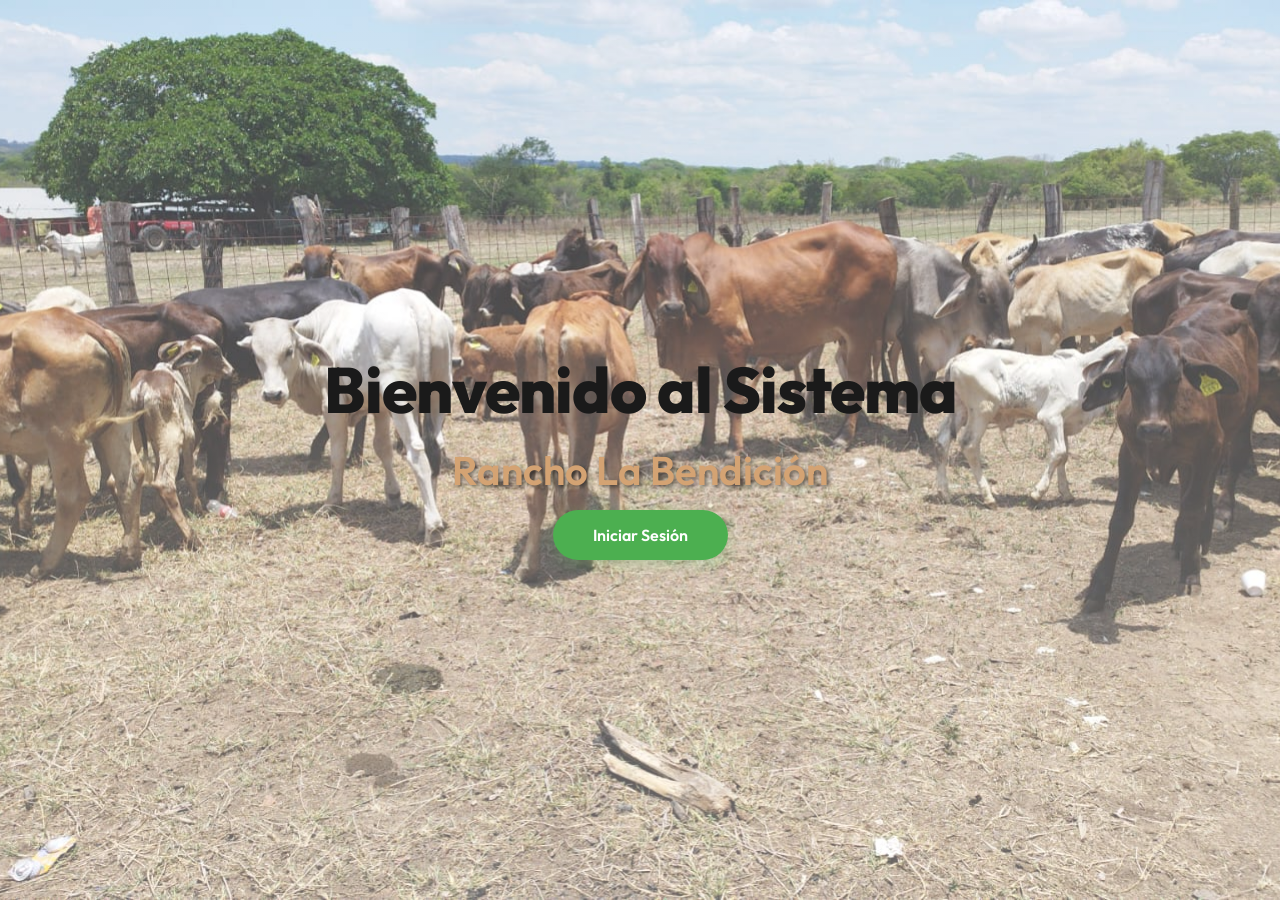
<file: src/main/resources/static/index.html>
<!DOCTYPE html>
<html lang="es">
<head>
    <meta charset="UTF-8">
    <meta name="viewport" content="width=device-width, initial-scale=1.0">
    <title>Sistema Ganadero | Bienvenido</title>
    <link rel="stylesheet" href="css/style.css">
</head>
<body>

    <main>
        <section class="hero">
            <div class="hero-content">
                <h1>Bienvenido al Sistema</h1>
                <h2 style="font-size: 2.5rem; color: var(--accent); margin-top: 10px; font-weight: 600; text-shadow: 2px 2px 4px rgba(0,0,0,0.5);">Rancho La Bendición</h2>
                <div class="hero-btns" style="margin-top: 30px;">
                    <a href="#" class="btn-primary" id="openLogin">Iniciar Sesión</a>
                </div>
            </div>
        </section>
    </main>

    <!-- Modal de Login -->
    <div id="loginModal" class="modal">
        <div class="modal-content glass">
            <span class="close-modal">&times;</span>
            <div class="login-header">
                <h2>Iniciar Sesión</h2>
                <p>Ingrese sus credenciales para acceder</p>
            </div>
            <form action="/login" method="POST" class="login-form">


                <div class="form-group">
                    <label for="username">Usuario</label>
                    <div class="input-container">
                        <i class="fas fa-user"></i>
                        <input type="text" id="username" name="username" placeholder="Nombre de usuario" required>
                    </div>
                </div>
                <div class="form-group">
                    <label for="password">Contraseña</label>
                    <div class="input-container">
                        <i class="fas fa-lock"></i>
                        <input type="password" id="password" name="password" placeholder="••••••••" required>
                        <i class="fas fa-eye toggle-password" id="togglePassword"></i>
                    </div>
                </div>
                
                <div class="form-footer">
                    <label class="remember-me">
                        <input type="checkbox" name="remember-me"> Recordarme
                    </label>
                    <a href="#" class="forgot-password" id="openForgot">¿Olvidó su contraseña?</a>
                </div>

                <button type="submit" class="btn-primary btn-block">Entrar al Sistema</button>
                <p style="text-align: center; margin-top: 20px; font-size: 0.9rem; color: #666;">
                    ¿No tiene cuenta? <a href="#" id="openRegister" style="color: var(--primary-light); font-weight: 600; text-decoration: none;">Crear cuenta de Admin</a>
                </p>
            </form>
        </div>
    </div>

    <!-- Modal de Olvido de Contraseña -->
    <div id="forgotModal" class="modal">
        <div class="modal-content glass" style="max-width: 450px;">
            <span class="close-modal" id="closeForgot">&times;</span>
            <div class="login-header">
                <h2>Recuperar Contraseña</h2>
                <p>Ingrese su correo para recibir un enlace de recuperación</p>
            </div>
            <form id="forgotForm" class="login-form">
                <div class="form-group">
                    <label for="forgotEmail">Correo Electrónico</label>
                    <div class="input-container">
                        <i class="fas fa-envelope"></i>
                        <input type="email" id="forgotEmail" name="email" placeholder="su-correo@ejemplo.com" required>
                    </div>
                </div>
                <button type="submit" class="btn-primary btn-block" id="btnForgot">Enviar Enlace</button>
                <p id="forgotMessage" style="text-align: center; margin-top: 15px; font-size: 0.9rem;"></p>
            </form>
        </div>
    </div>

    <!-- Modal de Registro de Administrador -->
    <div id="registerModal" class="modal">
        <div class="modal-content glass" style="max-width: 500px;">
            <span class="close-modal" id="closeRegister">&times;</span>
            <div class="login-header">
                <h2>Nuevo Administrador</h2>
                <p>Configure su cuenta para gestionar el sistema</p>
            </div>
            <form action="/registrar" method="POST" class="login-form">

                <div class="form-group">
                    <label for="regName">Nombre Completo</label>
                    <div class="input-container">
                        <i class="fas fa-id-badge"></i>
                        <input type="text" id="regName" name="nombreCompleto" placeholder="Juan Pérez" required>

                    </div>
                </div>
                <div class="form-group">
                    <label for="regEmail">Correo Electrónico</label>
                    <div class="input-container">
                        <i class="fas fa-envelope"></i>
                        <input type="email" id="regEmail" name="email" placeholder="admin@sistema.com" required>
                    </div>
                </div>
                <div class="form-group">
                    <label for="regUser">Usuario</label>
                    <div class="input-container">
                        <i class="fas fa-user"></i>
                        <input type="text" id="regUser" name="username" placeholder="admin_pro" required>
                    </div>
                </div>
                <div class="form-row">
                    <div class="form-group">
                        <label for="regPass">Contraseña</label>
                        <div class="input-container">
                            <i class="fas fa-lock"></i>
                            <input type="password" id="regPass" name="password" placeholder="••••••••" required>
                            <i class="fas fa-eye toggle-password" id="toggleRegPass"></i>
                        </div>
                    </div>
                    <div class="form-group">
                        <label for="regPassConfirm">Confirmar</label>
                        <div class="input-container">
                            <i class="fas fa-check-double"></i>
                            <input type="password" id="regPassConfirm" name="passwordConfirm" placeholder="••••••••" required>
                            <i class="fas fa-eye toggle-password" id="toggleRegPassConfirm"></i>
                        </div>
                    </div>
                </div>
                <div id="passwordMatchMessage" style="font-size: 0.8rem; margin-bottom: 15px; display: none;"></div>
                <button type="submit" class="btn-primary btn-block" id="btnRegister">Crear Cuenta Admin</button>

            </form>
        </div>
    </div>

    <!-- Font Awesome para los iconos del modal -->
    <link rel="stylesheet" href="https://cdnjs.cloudflare.com/ajax/libs/font-awesome/6.4.0/css/all.min.css">
    <!-- Notificación Toast Personalizada -->
    <div id="toastNotification" class="toast">
        <button class="toast-close" onclick="this.parentElement.classList.remove('active')">&times;</button>
        <div class="toast-content">
            <i class="fas fa-check-circle"></i>
            <div class="toast-message">
                <span class="toast-title">¡Éxito!</span>
                <span class="toast-text">Cuenta de administrador creada con éxito.</span>
            </div>
        </div>
        <div class="toast-progress"></div>
    </div>

    <script src="js/script.js"></script>
    <script src="js/login.js"></script>

</body>
</html>
</file>
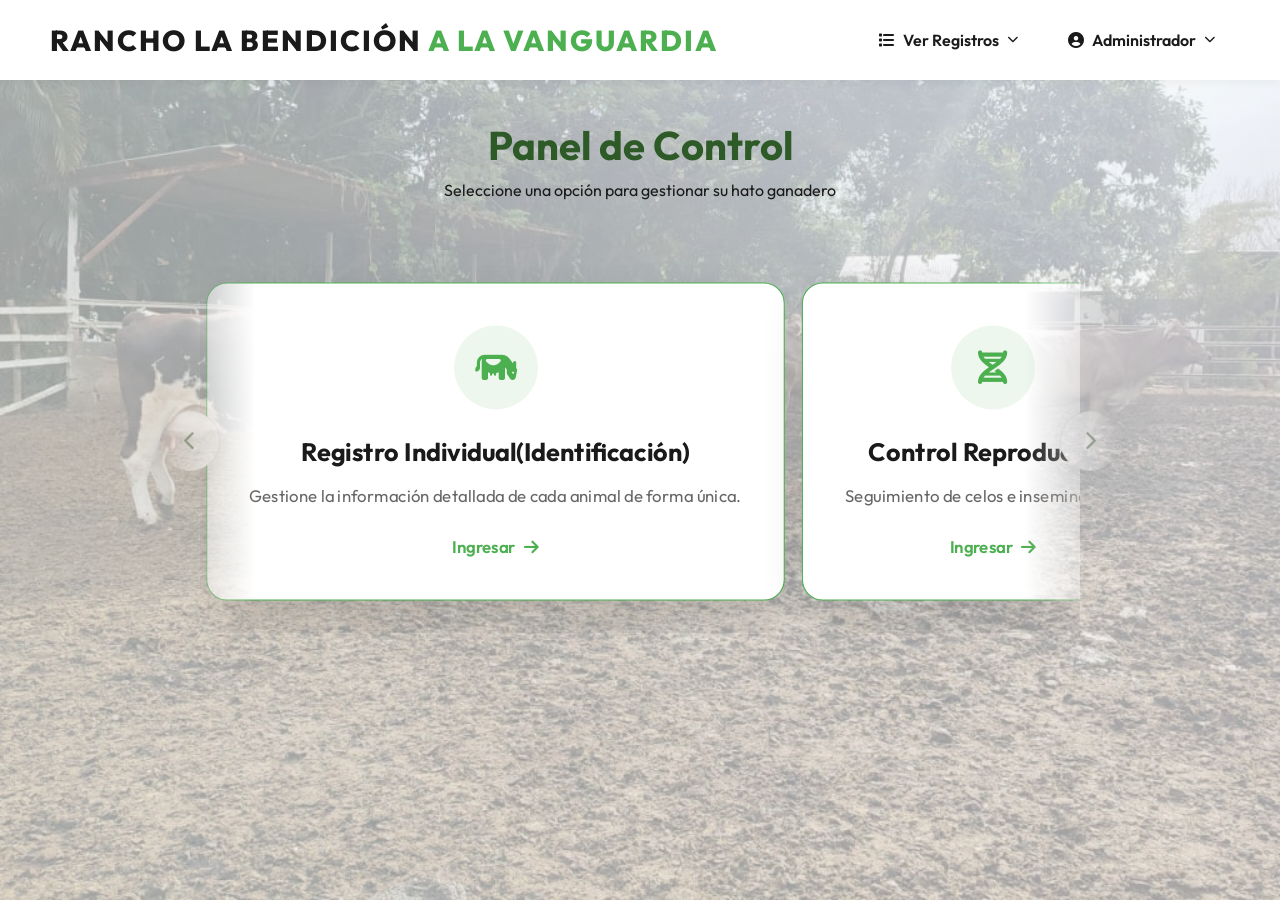
<file: src/main/resources/static/menu.html>
<!doctype html>
<html lang="es">
  <head>
    <meta charset="UTF-8" />
    <meta name="viewport" content="width=device-width, initial-scale=1.0" />
    <title>Sistema Ganadero | Menú Principal</title>
    <link rel="stylesheet" href="css/style.css" />
    <link
      rel="stylesheet"
      href="https://cdnjs.cloudflare.com/ajax/libs/font-awesome/6.4.0/css/all.min.css"
    />
    <style>
      body.menu-page {
        background:
          linear-gradient(rgba(240, 242, 245, 0.6), rgba(240, 242, 245, 0.6)),
          url("img/mis_vacas2.jpeg") center/cover fixed !important;
      }
      .carousel-wrapper {
        position: relative;
        width: 100%;
        display: flex;
        align-items: center;
        padding: 0 40px;
        /* Máscara profesional para desvanecer bordes */
        mask-image: linear-gradient(
          to right,
          transparent,
          black 10%,
          black 90%,
          transparent
        );
        -webkit-mask-image: linear-gradient(
          to right,
          transparent,
          black 10%,
          black 90%,
          transparent
        );
      }
      .menu-grid {
        display: flex !important;
        flex-wrap: nowrap !important;
        overflow-x: auto;
        gap: 40px;
        padding: 40px 20px;
        scroll-behavior: smooth;
        scroll-snap-type: x mandatory;
        -ms-overflow-style: none;
        scrollbar-width: none;
        align-items: center;
      }
      .menu-grid::-webkit-scrollbar {
        display: none;
      }
      .menu-card {
        min-width: 320px;
        scroll-snap-align: center;
        flex: 0 0 auto;
        transition: all 0.6s cubic-bezier(0.23, 1, 0.32, 1);
        opacity: 0.4;
        transform: scale(0.85);
        filter: blur(2px);
      }
      /* Clase para la tarjeta enfocada */
      .menu-card.focused {
        opacity: 1 !important;
        transform: scale(1.05) !important;
        filter: blur(0) !important;
        box-shadow: 0 20px 40px rgba(0, 0, 0, 0.15);
        border-color: var(--primary-light, #4caf50);
      }
      .carousel-btn {
        background: white;
        color: #2d5a27;
        border: 1px solid #eee;
        border-radius: 50%;
        width: 60px;
        height: 60px;
        cursor: pointer;
        display: flex;
        align-items: center;
        justify-content: center;
        font-size: 1.2rem;
        box-shadow: 0 10px 20px rgba(0, 0, 0, 0.1);
        transition: 0.4s;
        z-index: 100;
        position: absolute;
      }
      .carousel-btn:hover {
        background: #2d5a27;
        color: white;
        transform: scale(1.1) translateY(-2px);
        box-shadow: 0 15px 30px rgba(45, 90, 39, 0.2);
      }
      .carousel-btn.prev {
        left: 0px;
      }
      .carousel-btn.next {
        right: 0px;
      }
      @media (max-width: 768px) {
        .carousel-btn {
          display: none;
        }
        .carousel-wrapper {
          padding: 0;
          mask-image: none;
          -webkit-mask-image: none;
        }
        .menu-card {
          min-width: 280px;
        }
      }
    </style>
  </head>

  <body class="menu-page">
    <!-- 
      ========================================================================
      VISTA: menu.html
      PROPÓSITO: Panel principal (Dashboard) del Sistema Ganadero.
      ESTRUCTURA:
      - <header>: Contiene el logo, breadcrumb (migas de pan) y el botón de usuario.
      - <main>: Contiene el carrusel interactivo (<div class="menu-grid">) con tarjetas 
                (<a class="menu-card">) que dirigen a los distintos módulos (registro de partos, toros, etc.).
      - <script>: Llama a menu.js para aplicar el efecto de enfoque dinámico al carrusel.
      ========================================================================
    -->
    <header class="menu-header">
      <div class="logo">Rancho La Bendición <span> A LA VANGUARDIA</span></div>
      <div class="user-info">
        <div class="dropdown">
          <button class="dropdown-btn">
            <i class="fas fa-list"></i> Ver Registros
            <i class="fas fa-chevron-down" style="font-size: 0.7rem"></i>
          </button>
          <div class="dropdown-content">
            <a href="ver-individual.html"
              ><i class="fas fa-cow"></i> Lista Individual</a
            >
            <a href="ver-reproductivo.html"
              ><i class="fas fa-dna"></i> Lista Reproductiva</a
            >
            <a href="ver-partos.html">
              <span style="display: inline-flex; align-items: flex-end">
                <i class="fas fa-cow"></i
                ><i
                  class="fas fa-cow"
                  style="font-size: 0.6em; margin-left: 2px"
                ></i>
              </span>
              Lista de Partos
            </a>
            <a href="ver-becerros.html"
              ><i class="fas fa-horse-head"></i> Lista de Becerros</a
            >
            <a href="ver-toros.html"
              ><i class="fas fa-bullseye"></i> Lista de Toros</a
            >
          </div>
        </div>
        <div class="dropdown">
          <button class="dropdown-btn">
            <i class="fas fa-user-circle"></i> Administrador
            <i class="fas fa-chevron-down" style="font-size: 0.7rem"></i>
          </button>
          <div class="dropdown-content">
            <a href="#" id="btnMiPerfil"
              ><i class="fas fa-user-edit"></i> Mi Perfil</a
            >
            <a href="ver-usuarios.html"
              ><i class="fas fa-users"></i> Gestión de Usuarios</a
            >
            <hr
              style="border-color: rgba(255, 255, 255, 0.15); margin: 5px 0"
            />
            <a href="/logout"
              ><i class="fas fa-sign-out-alt"></i> Cerrar Sesión</a
            >
          </div>
        </div>
      </div>
    </header>

    <main class="menu-container">
      <div class="welcome-banner">
        <h1>Panel de Control</h1>
        <p>Seleccione una opción para gestionar su hato ganadero</p>
      </div>

      <div class="carousel-wrapper">
        <button class="carousel-btn prev" onclick="scrollMenu(-1)">
          <i class="fas fa-chevron-left"></i>
        </button>
        <div class="menu-grid" id="menuCarousel">
          <a href="registro-individual.html" class="menu-card">
            <div class="card-icon">
              <i class="fas fa-cow"></i>
            </div>
            <h3>Registro Individual(Identificación)</h3>
            <p>
              Gestione la información detallada de cada animal de forma única.
            </p>
            <span class="card-action"
              >Ingresar <i class="fas fa-arrow-right"></i
            ></span>
          </a>

          <a href="registro-reproductivo.html" class="menu-card">
            <div class="card-icon">
              <i class="fas fa-dna"></i>
            </div>
            <h3>Control Reproductivo</h3>
            <p>Seguimiento de celos e inseminaciones.</p>
            <span class="card-action"
              >Ingresar <i class="fas fa-arrow-right"></i
            ></span>
          </a>

          <a href="registro-parto.html" class="menu-card">
            <div
              class="card-icon"
              style="
                background: rgba(39, 174, 96, 0.1);
                color: #27ae60;
                display: flex;
                align-items: flex-end;
                justify-content: center;
                padding-bottom: 15px;
              "
            >
              <i class="fas fa-cow"></i>
              <i
                class="fas fa-cow"
                style="font-size: 0.5em; margin-left: 5px; margin-bottom: 5px"
              ></i>
            </div>
            <h3>Control de Partos</h3>
            <p>Historial de nacimientos y estado de vacas paridas.</p>
            <span class="card-action"
              >Ingresar <i class="fas fa-arrow-right"></i
            ></span>
          </a>

          <a href="registro-toro.html" class="menu-card">
            <div class="card-icon">
              <i class="fas fa-bullseye"></i>
            </div>
            <h3>Control de Toros de Compra</h3>
            <p>Registro y estado de toros adquiridos.</p>
            <span class="card-action"
              >Ingresar <i class="fas fa-arrow-right"></i
            ></span>
          </a>
        </div>
        <button class="carousel-btn next" onclick="scrollMenu(1)">
          <i class="fas fa-chevron-right"></i>
        </button>
      </div>
    </main>

    <!-- Modal de Edición de Perfil -->
    <div id="perfilModal" class="modal">
      <div class="modal-content glass" style="max-width: 480px">
        <span class="close-modal" id="closePerfilModal">&times;</span>
        <div class="form-header">
          <i
            class="fas fa-user-circle"
            style="font-size: 2rem; color: var(--primary-light)"
          ></i>
          <h2>Mi Perfil</h2>
          <p>Actualiza tus datos personales</p>
        </div>
        <form id="formPerfil" class="main-form">
          <div class="form-group">
            <label for="perfilUsername">Usuario</label>
            <input
              type="text"
              id="perfilUsername"
              placeholder="nombre_usuario"
              required
            />
            <span style="font-size: 0.78rem; color: #aaa"
              ><i class="fas fa-info-circle"></i> Al cambiar el usuario deberás
              iniciar sesión de nuevo.</span
            >
          </div>
          <div class="form-group">
            <label for="perfilNombre">Nombre Completo</label>
            <input
              type="text"
              id="perfilNombre"
              placeholder="Juan Pérez"
              required
            />
          </div>
          <div class="form-group">
            <label for="perfilEmail">Correo Electrónico</label>
            <input
              type="email"
              id="perfilEmail"
              placeholder="correo@ejemplo.com"
              required
            />
          </div>
          <hr style="border-color: rgba(255, 255, 255, 0.1); margin: 10px 0" />
          <p style="font-size: 0.82rem; color: #aaa; margin-bottom: 8px">
            Dejar en blanco si no desea cambiar la contraseña
          </p>
          <div class="form-group">
            <label for="perfilPassword">Nueva Contraseña</label>
            <div style="position: relative">
              <i
                class="fas fa-lock"
                style="
                  position: absolute;
                  left: 12px;
                  top: 50%;
                  transform: translateY(-50%);
                  color: #087a23;
                  pointer-events: none;
                "
              ></i>
              <input
                type="password"
                id="perfilPassword"
                placeholder="Dejar vacío para no cambiar"
                style="padding-left: 36px; padding-right: 40px"
              />
              <i
                class="fas fa-eye"
                id="togglePerfilPass"
                style="
                  position: absolute;
                  right: 12px;
                  top: 50%;
                  transform: translateY(-50%);
                  cursor: pointer;
                  color: #aaa;
                "
              ></i>
            </div>
          </div>
          <div class="form-actions">
            <button type="submit" class="btn-primary">
              <i class="fas fa-save"></i> Guardar Cambios
            </button>
          </div>
        </form>
      </div>
    </div>

    <!-- Toast -->
    <div id="toastNotification" class="toast">
      <button
        class="toast-close"
        onclick="this.parentElement.classList.remove('active')"
      >
        &times;
      </button>
      <div class="toast-content">
        <i id="toastIcon" class="fas fa-check-circle"></i>
        <div class="toast-message">
          <span id="toastTitle" class="toast-title">¡Éxito!</span>
          <span id="toastText" class="toast-text">Operación realizada.</span>
        </div>
      </div>
      <div class="toast-progress"></div>
    </div>

    <script src="js/script.js"></script>
    <script src="js/menu.js"></script>
    <script src="js/perfil.js"></script>
      <script src="js/session_timeout.js"></script></body>
</html>
</file>
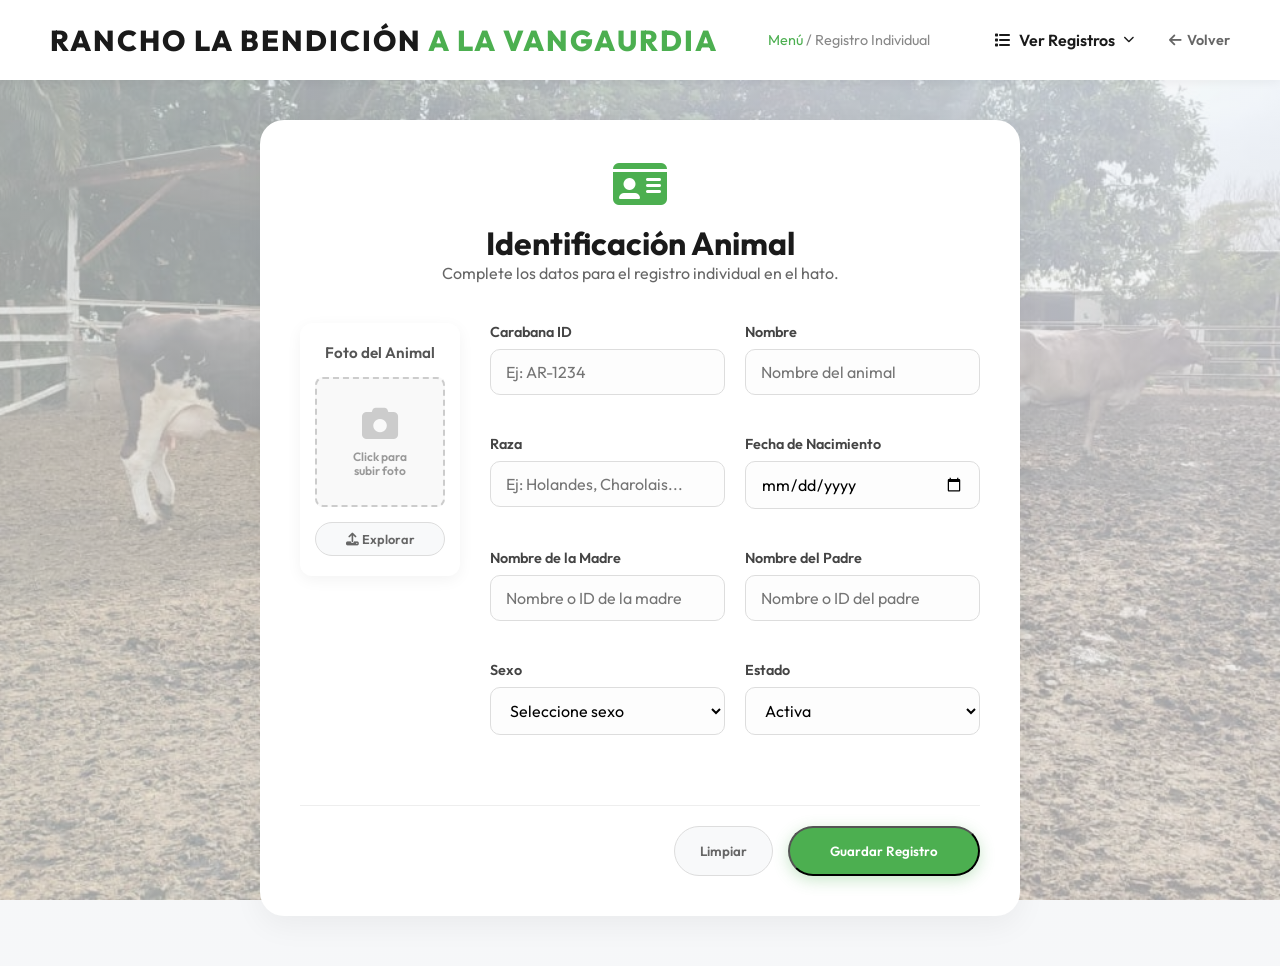
<file: src/main/resources/static/registro-individual.html>
<!doctype html>
<html lang="es">
  <head>
    <meta charset="UTF-8" />
    <meta name="viewport" content="width=device-width, initial-scale=1.0" />
    <title>Sistema Ganadero | Registro Individual</title>
    <link rel="stylesheet" href="css/style.css" />
    <link
      rel="stylesheet"
      href="https://cdnjs.cloudflare.com/ajax/libs/font-awesome/6.4.0/css/all.min.css"
    />
  </head>
  <body class="menu-page">
    <header class="menu-header">
      <div class="logo">Rancho La Bendición<span> A LA VANGAURDIA</span></div>
      <nav class="nav-breadcrumb">
        <a href="menu.html">Menú</a> / <span>Registro Individual</span>
      </nav>
        <div class="user-info">
            <div class="dropdown">
                <button class="dropdown-btn">
                    <i class="fas fa-list"></i> Ver Registros <i class="fas fa-chevron-down" style="font-size: 0.7rem;"></i>
                </button>
                <div class="dropdown-content">
                    <a href="ver-individual.html"><i class="fas fa-cow"></i> Lista Individual</a>
                    <a href="ver-reproductivo.html"><i class="fas fa-dna"></i> Lista Reproductiva</a>
                    <a href="ver-partos.html">
                      <span style="display:inline-flex; align-items:flex-end;">
                        <i class="fas fa-cow"></i><i class="fas fa-cow" style="font-size: 0.6em; margin-left: 2px;"></i>
                      </span> 
                      Lista de Partos
                    </a>
                    <a href="ver-becerros.html"><i class="fas fa-horse-head"></i> Lista de Becerros</a>
                    <a href="ver-toros.html"><i class="fas fa-bullseye"></i> Lista de Toros</a>
                </div>
            </div>
            <a href="menu.html" class="btn-back"><i class="fas fa-arrow-left"></i> Volver</a>
        </div>

      </div>
    </header>

    <main class="form-container">
      <div class="form-card">
        <div class="form-header">
          <i class="fas fa-id-card"></i>
          <h2>Identificación Animal</h2>
          <p>Complete los datos para el registro individual en el hato.</p>
        </div>

        <form action="/animales/guardar" method="POST" class="main-form" enctype="multipart/form-data">

          <div style="display: flex; gap: 30px; align-items: flex-start; flex-wrap: wrap;">
            
            <!-- Columna Izquierda: Foto -->
            <div style="flex: 0 0 160px; display:flex; flex-direction:column; align-items:center; background: #fff; padding: 20px 15px; border-radius: 12px; box-shadow: 0 4px 15px rgba(0,0,0,0.05);">
                <label style="margin-bottom: 15px; font-weight: 600; font-size: 0.95rem; color: #555;">Foto del Animal</label>
                <div class="photo-preview" id="photoPreview" style="width: 130px; height: 130px; margin-bottom: 15px; border: 2px dashed #ccc; border-radius: 8px; display: flex; flex-direction: column; align-items: center; justify-content: center; background: #f9f9f9; cursor: pointer; overflow: hidden; transition: 0.3s;" onclick="document.getElementById('animalPhoto').click()">
                    <i class="fas fa-camera" style="font-size: 36px; color: #ccc; margin-bottom: 8px;"></i>
                    <p style="font-size: 0.75rem; color: #999; text-align: center; margin: 0; line-height: 1.2;">Click para<br>subir foto</p>
                </div>
                <input type="file" id="animalPhoto" name="animalPhoto" accept="image/*" style="display: none;">
                <button type="button" class="btn-secondary" onclick="document.getElementById('animalPhoto').click()" style="width: 100%; font-size: 0.8rem; padding: 8px;">
                    <i class="fas fa-upload"></i> Explorar
                </button>
            </div>

            <!-- Columna Derecha: Campos del Formulario -->
            <div style="flex: 1; min-width: 300px;">
              <div class="form-row">
                <div class="form-group">
                  <label for="carabana">Carabana ID</label>
                  <input type="text" id="carabana" name="carabana" placeholder="Ej: AR-1234" required />
                  <span id="carabanaMsg" style="font-size: 0.8rem; margin-top: 4px; display: none;"></span>
                </div>
                <div class="form-group">
                  <label for="nombre">Nombre</label>
                  <input type="text" id="nombre" name="nombre" placeholder="Nombre del animal" />
                </div>
              </div>

              <div class="form-row">
                <div class="form-group">
                  <label for="raza">Raza</label>
                  <input type="text" id="raza" name="raza" placeholder="Ej: Holandes, Charolais..." />
                </div>
                <div class="form-group">
                  <label for="nacimiento">Fecha de Nacimiento</label>
                  <input type="date" id="nacimiento" name="nacimiento" required />
                </div>
              </div>

              <div class="form-row">
                <div class="form-group">
                  <label for="nombreMadre">Nombre de la Madre</label>
                  <input type="text" id="nombreMadre" name="nombreMadre" placeholder="Nombre o ID de la madre" />
                </div>
                <div class="form-group">
                  <label for="nombrePadre">Nombre del Padre</label>
                  <input type="text" id="nombrePadre" name="nombrePadre" placeholder="Nombre o ID del padre" />
                </div>
              </div>

              <div class="form-row">
                <div class="form-group">
                  <label for="sexo">Sexo</label>
                  <select id="sexo" name="sexo" required>
                    <option value="" disabled selected>Seleccione sexo</option>
                    <option value="macho">Macho</option>
                    <option value="hembra">Hembra</option>
                  </select>
                </div>
                <div class="form-group">
                  <label for="estado">Estado</label>
                  <select id="estado" name="estado" required>
                    <option value="activa">Activa</option>
                    <option value="vendida">Vendida</option>
                  </select>
                </div>
              </div>
            </div>

          </div>

          <div class="form-actions">

            <button type="reset" class="btn-secondary">Limpiar</button>
            <button type="submit" class="btn-primary">Guardar Registro</button>
          </div>
        </form>
      </div>
    </main>

    <!-- Notificación Toast Personalizada -->
    <div id="toastNotification" class="toast">
        <button class="toast-close" onclick="this.parentElement.classList.remove('active')">&times;</button>
        <div class="toast-content">
            <i class="fas fa-check-circle"></i>
            <div class="toast-message">
                <span class="toast-title">¡Éxito!</span>
                <span class="toast-text">Registro de animal guardado con éxito.</span>
            </div>
        </div>
        <div class="toast-progress"></div>
    </div>

    <script src="js/script.js"></script>
    <script src="js/registro_individual.js"></script>
      <script src="js/session_timeout.js"></script></body>
</html>
</file>
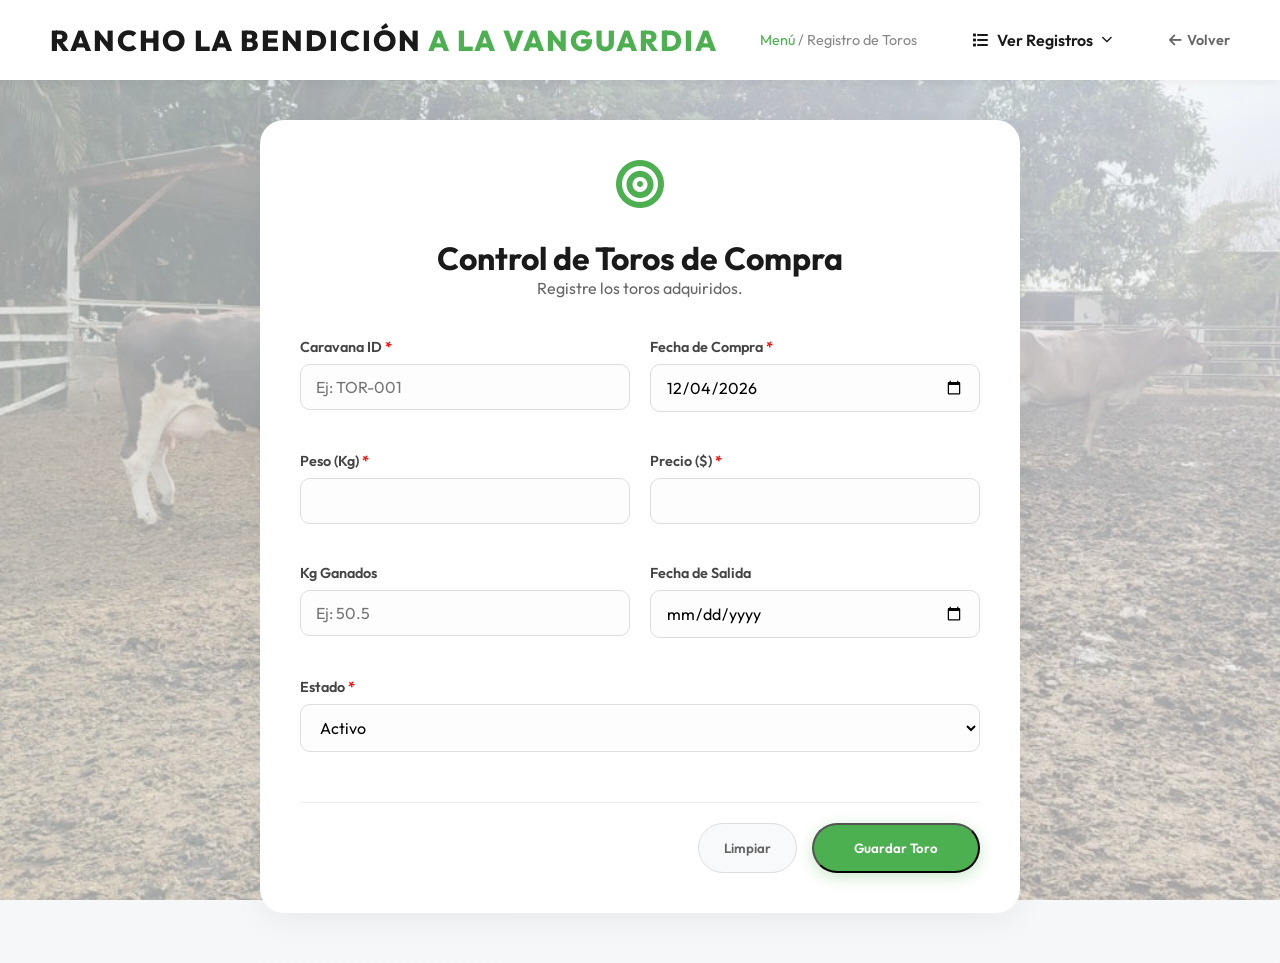
<file: src/main/resources/static/registro-toro.html>
<!doctype html>
<html lang="es">
  <head>
    <meta charset="UTF-8" />
    <meta name="viewport" content="width=device-width, initial-scale=1.0" />
    <title>Sistema Ganadero | Registro de Toros de Compra</title>
    <link rel="stylesheet" href="css/style.css" />
    <link
      rel="stylesheet"
      href="https://cdnjs.cloudflare.com/ajax/libs/font-awesome/6.4.0/css/all.min.css"
    />
  </head>
  <body class="menu-page">
    <header class="menu-header">
      <div class="logo">Rancho La Bendición<span> A LA VANGUARDIA</span></div>
      <nav class="nav-breadcrumb">
        <a href="menu.html">Menú</a> / <span>Registro de Toros</span>
      </nav>
        <div class="dropdown">
          <button class="dropdown-btn">
            <i class="fas fa-list"></i> Ver Registros
            <i class="fas fa-chevron-down" style="font-size: 0.7rem"></i>
          </button>
          <div class="dropdown-content">
            <a href="ver-individual.html"><i class="fas fa-cow"></i> Lista Individual</a>
            <a href="ver-reproductivo.html"><i class="fas fa-dna"></i> Lista Reproductiva</a>
            <a href="ver-partos.html"><i class="fas fa-baby-carriage"></i> Lista de Partos</a>
            <a href="ver-becerros.html"><i class="fas fa-horse-head"></i> Lista de Becerros</a>
            <a href="ver-toros.html"><i class="fas fa-bullseye"></i> Lista de Toros</a>
          </div>
        </div>
        <a href="menu.html" class="btn-back"
          ><i class="fas fa-arrow-left"></i> Volver</a
        >
    </header>

    <main class="form-container">
      <div class="form-card">
        <div class="form-header">
          <span
            style="
              display: inline-flex;
              align-items: flex-end;
              color: var(--primary-color);
              font-size: 2.5rem;
              margin-bottom: 15px;
            "
          >
            <i class="fas fa-bullseye"></i>
          </span>
          <h2>Control de Toros de Compra</h2>
          <p>Registre los toros adquiridos.</p>
        </div>

        <form action="/toros/guardar" method="POST" class="main-form">
          <div class="form-row">
            <div class="form-group">
              <label for="idToro"
                >Caravana ID <span style="color: red">*</span></label
              >
              <input
                type="text"
                id="idToro"
                name="idToro"
                placeholder="Ej: TOR-001"
                required
                autocomplete="off"
              />
              <span id="carabanaMsg" style="display: none; font-size: 0.85rem; margin-top: 5px;"></span>
            </div>
            <div class="form-group">
              <label for="fechaCompra"
                >Fecha de Compra <span style="color: red">*</span></label
              >
              <input type="date" id="fechaCompra" name="fechaCompra" required />
            </div>
          </div>

          <div class="form-row">
            <div class="form-group">
              <label for="pesoKg"
                >Peso (Kg) <span style="color: red">*</span></label
              >
              <input
                type="number"
                step="0.01"
                id="pesoKg"
                name="pesoKg"
                required
              />
            </div>
            <div class="form-group">
              <label for="precio"
                >Precio ($) <span style="color: red">*</span></label
              >
              <input
                type="number"
                step="0.01"
                id="precio"
                name="precio"
                required
              />
            </div>
          </div>

          <div class="form-row">
            <div class="form-group">
              <label for="kgGanados">Kg Ganados</label>
              <input
                type="number"
                step="0.01"
                id="kgGanados"
                name="kgGanados"
                placeholder="Ej: 50.5"
              />
            </div>
            <div class="form-group">
              <label for="fechaSalida">Fecha de Salida</label>
              <input type="date" id="fechaSalida" name="fechaSalida" />
            </div>
          </div>

          <div class="form-row">
            <div class="form-group" style="grid-column: span 2">
              <label for="estado"
                >Estado <span style="color: red">*</span></label
              >
              <select id="estado" name="estado" required>
                <option value="Activo">Activo</option>
                <option value="Vendido">Vendido</option>
              </select>
            </div>
          </div>

          <div class="form-actions">
            <button type="reset" class="btn-secondary">Limpiar</button>
            <button type="submit" class="btn-primary">Guardar Toro</button>
          </div>
        </form>
      </div>
    </main>

    <!-- Notificación Toast Personalizada -->
    <div id="toastNotification" class="toast">
      <button
        class="toast-close"
        onclick="this.parentElement.classList.remove('active')"
      >
        &times;
      </button>
      <div class="toast-content">
        <i class="fas fa-check-circle"></i>
        <div class="toast-message">
          <span class="toast-title">¡Éxito!</span>
          <span class="toast-text">Toro registrado con éxito.</span>
        </div>
      </div>
      <div class="toast-progress"></div>
    </div>

    <script src="js/script.js"></script>
    <script src="js/registro_toro.js"></script>
      <script src="js/session_timeout.js"></script></body>
</html>
</file>
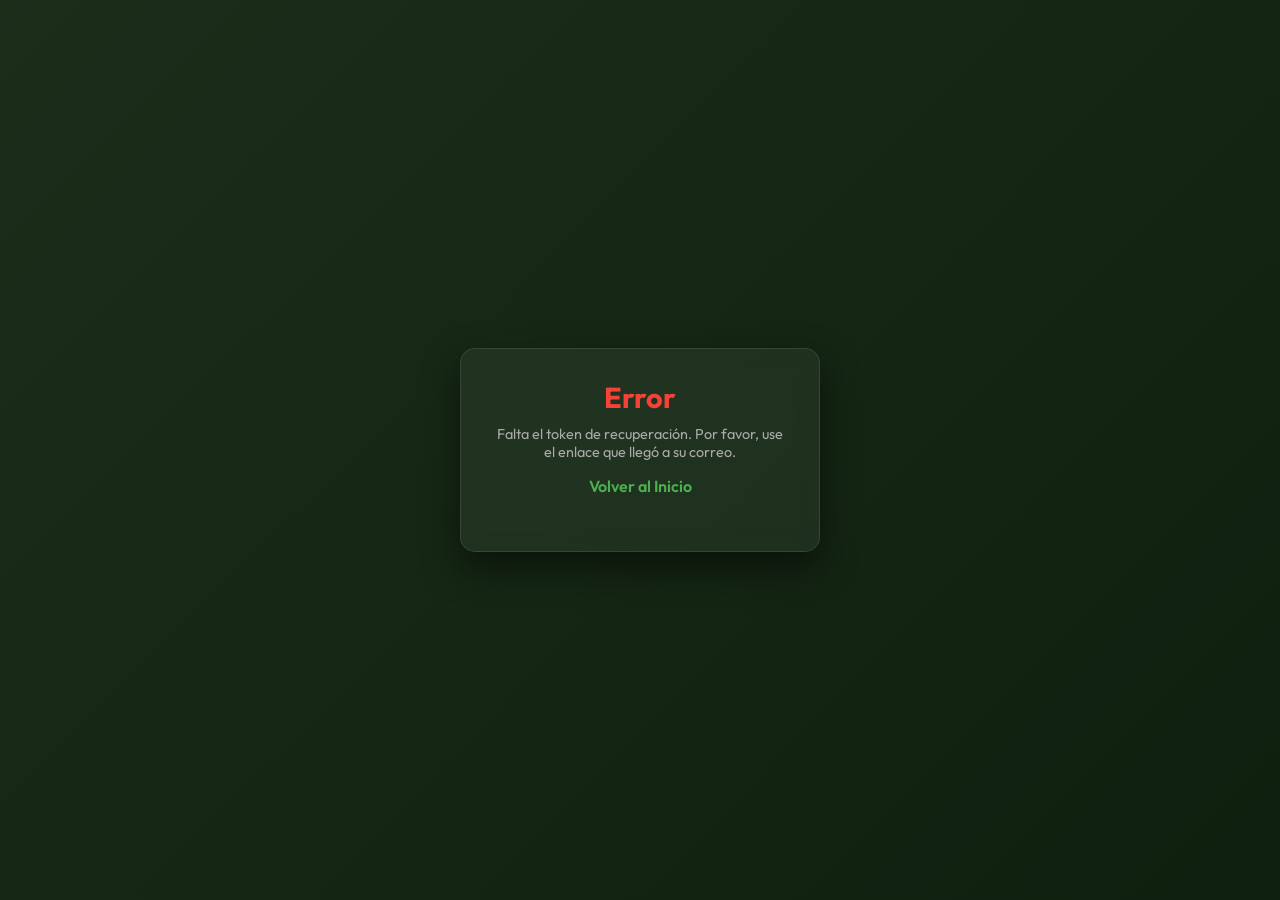
<file: src/main/resources/static/restablecer-password.html>
<!doctype html>
<html lang="es">
  <head>
    <meta charset="UTF-8" />
    <meta name="viewport" content="width=device-width, initial-scale=1.0" />
    <title>Restablecer Contraseña | Rancho La Bendición</title>
    <link rel="stylesheet" href="css/style.css" />
    <link
      rel="stylesheet"
      href="https://cdnjs.cloudflare.com/ajax/libs/font-awesome/6.4.0/css/all.min.css"
    />
    <style>
      body {
        background: linear-gradient(135deg, #1a2e1a 0%, #0f1f0f 100%);
        height: 100vh;
        display: flex;
        align-items: center;
        justify-content: center;
        margin: 0;
        font-family: "Segoe UI", Tahoma, Geneva, Verdana, sans-serif;
      }
      .container {
        width: 100%;
        max-width: 400px;
        padding: 20px;
      }
      .card {
        background: rgba(255, 255, 255, 0.05);
        backdrop-filter: blur(10px);
        border: 1px solid rgba(255, 255, 255, 0.1);
        border-radius: 15px;
        padding: 30px;
        box-shadow: 0 15px 35px rgba(0, 0, 0, 0.5);
      }
      .header {
        text-align: center;
        margin-bottom: 25px;
      }
      .header h1 {
        color: #fff;
        font-size: 1.8rem;
        margin-bottom: 10px;
      }
      .header p {
        color: #aaa;
        font-size: 0.9rem;
      }
      .form-group {
        margin-bottom: 20px;
      }
      label {
        display: block;
        color: #ddd;
        margin-bottom: 8px;
        font-size: 0.9rem;
      }
      .input-container {
        position: relative;
      }
      .input-container i {
        position: absolute;
        left: 12px;
        top: 50%;
        transform: translateY(-50%);
        color: #4caf50;
      }
      .input-container i.toggle-password {
        left: auto;
        right: 12px;
        cursor: pointer;
        color: #aaa;
        transition: 0.3s;
      }
      .input-container i.toggle-password:hover {
        color: #4caf50;
      }
      input {
        width: 100%;
        padding: 12px 12px 12px 40px;
        background: rgba(255, 255, 255, 0.05);
        border: 1px solid rgba(255, 255, 255, 0.1);
        border-radius: 8px;
        color: #fff;
        outline: none;
        box-sizing: border-box;
      }
      input:focus {
        border-color: #4caf50;
      }
      .btn {
        width: 100%;
        padding: 12px;
        background: #4caf50;
        border: none;
        border-radius: 8px;
        color: #fff;
        font-weight: 600;
        cursor: pointer;
        transition: 0.3s;
      }
      .btn:hover {
        background: #45a049;
      }
      #message {
        text-align: center;
        margin-top: 20px;
        font-size: 0.9rem;
      }
      .success {
        color: #4caf50;
      }
      .error {
        color: #f44336;
      }
    </style>
  </head>
  <body>
    <div class="container">
      <div class="card">
        <div class="header">
          <h1>Nueva Contraseña</h1>
          <p>Ingrese su nueva clave de acceso</p>
        </div>
        <form id="resetForm">
          <div class="form-group">
            <label>Nueva Contraseña</label>
            <div class="input-container">
              <i class="fas fa-lock"></i>
              <input
                type="password"
                id="password"
                placeholder="••••••••"
                required
                style="padding-right: 40px"
              />
              <i class="fas fa-eye toggle-password" id="togglePass1"></i>
            </div>
          </div>
          <div class="form-group">
            <label>Confirmar Contraseña</label>
            <div class="input-container">
              <i class="fas fa-check-double"></i>
              <input
                type="password"
                id="confirmPassword"
                placeholder="••••••••"
                required
                style="padding-right: 40px"
              />
              <i class="fas fa-eye toggle-password" id="togglePass2"></i>
            </div>
          </div>
          <button type="submit" class="btn" id="btnSubmit">Actualizar Contraseña</button>
        </form>
        <div id="passwordMatchMessage" style="font-size: 0.85rem; margin-top: 15px; text-align: center; display: none;"></div>
        <div id="message"></div>
      </div>
    </div>
    <script src="js/restablecer.js"></script>
  </body>
</html>
</file>
<file: src/main/resources/static/css/style.css>
@import url('https://fonts.googleapis.com/css2?family=Outfit:wght@300;400;600;800&display=swap');

/**
 * ============================================================================
 * ARCHIVO: style.css
 * PROPÓSITO: Hoja de estilos central y global para todo el "Sistema Ganadero".
 * ============================================================================
 * ESTRUCTURA DEL ARCHIVO:
 * 1. Variables (:root) -> Define los colores principales (verdes) y modo oscuro/claro.
 * 2. Reset Global (*) -> Elimina márgenes por defecto y aplica la fuente 'Outfit'.
 * 3. Header & Navigation -> Estilos para la barra superior, logo y menú desplegable de usuario.
 * 4. Modales (.modal, .glass) -> Efectos de cristal (glassmorphism) para ventanas emergentes.
 * 5. Tablas (.main-table) -> Diseño profesional para listas de datos con etiquetas de estado.
 * 6. Formularios (.main-form) -> Inputs, selectores interactivos y validaciones visuales.
 * 7. Paginación (.pagination-container) -> Estilos para botones de avanzar/retroceder páginas.
 * 8. Toast (.toast) -> Estilos para las notificaciones flotantes temporales (éxito/error).
 * 9. Responsive (@media) -> Adaptación para pantallas de teléfonos móviles.
 */

:root {
    --primary: #2d5a27;
    --primary-light: #4caf50;
    --accent: #d4a373;
    --dark: #f8f9fa; /* Ahora es claro */
    --light: #1a1a1a; /* Ahora es oscuro para el texto */
    --glass: rgba(255, 255, 255, 0.7);
    --glass-border: rgba(0, 0, 0, 0.1);
    --shadow: 0 8px 32px 0 rgba(0, 0, 0, 0.1);
}

* {
    margin: 0;
    padding: 0;
    box-sizing: border-box;
    font-family: 'Outfit', sans-serif;
}

body {
    background-color: var(--dark);
    color: var(--light);
    overflow-x: hidden;
}


/* Header & Navigation */
header {
    position: fixed;
    top: 0;
    width: 100%;
    z-index: 1000;
    padding: 20px 50px;
    display: flex;
    justify-content: space-between;
    align-items: center;
    background: rgba(0, 0, 0, 0.2);
    backdrop-filter: blur(10px);
    border-bottom: 1px solid var(--glass-border);
}

.logo {
    font-size: 1.8rem;
    font-weight: 800;
    color: var(--light);
    text-transform: uppercase;
    letter-spacing: 2px;
}

.logo span {
    color: var(--primary-light);
}

nav ul {
    display: flex;
    list-style: none;
}

nav ul li {
    margin-left: 30px;
}

nav ul li a {
    text-decoration: none;
    color: var(--light);
    font-weight: 500;
    transition: 0.3s;
    font-size: 1rem;
}

nav ul li a:hover {
    color: var(--primary-light);
}

/* Hero Section */
.hero {
    height: 100vh;
    width: 100%;
    background: linear-gradient(rgba(255,255,255,0.2), rgba(255,255,255,0.4)), url('../img/mis_vacas.jpeg');
    background-size: cover;
    background-position: center;
    display: flex;
    flex-direction: column;
    justify-content: center;
    align-items: center;
    text-align: center;
    padding: 0 20px;
}


.hero-content h1 {
    font-size: 4rem;
    font-weight: 800;
    margin-bottom: 20px;
    letter-spacing: -1px;
    line-height: 1.1;
    color: #1a1a1a;
    animation: fadeInUp 1s ease;
}

.hero-content p {
    font-size: 1.2rem;
    max-width: 600px;
    margin-bottom: 30px;
    color: #333;
    animation: fadeInUp 1.2s ease;
}


.btn-primary {
    padding: 15px 40px;
    background: var(--primary-light);
    color: white;
    text-decoration: none;
    border-radius: 50px;
    font-weight: 600;
    transition: 0.3s;
    box-shadow: 0 4px 15px rgba(76, 175, 80, 0.3);
    animation: fadeInUp 1.4s ease;
}

.btn-primary:hover {
    background: #388e3c;
    transform: translateY(-3px);
    box-shadow: 0 6px 20px rgba(76, 175, 80, 0.4);
}

/* Features Section */
.features {
    padding: 100px 50px;
    background: var(--dark);
    display: grid;
    grid-template-columns: repeat(auto-fit, minmax(250px, 1fr));
    gap: 30px;
}

.feature-card {
    background: var(--glass);
    padding: 40px;
    border-radius: 20px;
    border: 1px solid var(--glass-border);
    backdrop-filter: blur(5px);
    transition: 0.4s;
    text-align: center;
}

.feature-card:hover {
    transform: translateY(-10px);
    background: rgba(255, 255, 255, 0.15);
    border-color: var(--primary-light);
}

.feature-card i {
    font-size: 2.5rem;
    color: var(--primary-light);
    margin-bottom: 20px;
}

.feature-card h3 {
    margin-bottom: 15px;
    font-size: 1.5rem;
}

.feature-card p {
    color: rgba(255,255,255,0.7);
    font-size: 0.95rem;
    line-height: 1.6;
}

/* Animations */
@keyframes fadeInUp {
    from {
        opacity: 0;
        transform: translateY(30px);
    }
    to {
        opacity: 1;
        transform: translateY(0);
    }
}

/* Modal Styles */
.modal {
    display: none;
    position: fixed;
    z-index: 2000;
    left: 0;
    top: 0;
    width: 100%;
    height: 100%;
    background-color: rgba(255, 255, 255, 0.4);
    backdrop-filter: blur(8px);
    justify-content: center;
    align-items: center;
    animation: fadeIn 0.3s ease;
}

.modal.active {
    display: flex;
}

.glass {
    background: rgba(255, 255, 255, 0.9);
    backdrop-filter: blur(20px);
    border: 1px solid rgba(0, 0, 0, 0.05);
    box-shadow: 0 15px 35px rgba(0, 0, 0, 0.1);
}

.modal-content {
    width: 90%;
    max-width: 400px;
    padding: 40px;
    border-radius: 24px;
    position: relative;
    color: #1a1a1a;
    animation: slideUp 0.4s ease;
    max-height: 90vh;
    overflow-y: auto;
}

.close-modal {
    position: absolute;
    right: 25px;
    top: 20px;
    color: #666;
    font-size: 28px;
    font-weight: bold;
    cursor: pointer;
    transition: 0.3s;
}

.close-modal:hover {
    color: var(--primary-light);
}

.login-header {
    text-align: center;
    margin-bottom: 30px;
}

.login-header h2 {
    font-size: 2rem;
    margin-bottom: 10px;
    color: #1a1a1a;
}

.login-header p {
    color: #666;
}

.form-group {
    margin-bottom: 20px;
}

.form-group label {
    display: block;
    margin-bottom: 8px;
    font-size: 0.9rem;
    color: #444;
}

.input-container {
    position: relative;
    display: flex;
    align-items: center;
}

.input-container i {
    position: absolute;
    left: 15px;
    color: var(--primary-light);
}

.input-container input {
    width: 100%;
    padding: 12px 15px 12px 45px;
    background: #f8f9fa;
    border: 1px solid #ddd;
    border-radius: 12px;
    color: #1a1a1a;
    outline: none;
    transition: 0.3s;
}

.input-container input:focus {
    border-color: var(--primary-light);
    background: #fff;
    box-shadow: 0 0 0 4px rgba(76, 175, 80, 0.1);
}

.btn-block {
    width: 100%;
    border: none;
    cursor: pointer;
    margin-top: 10px;
}

.toggle-password {
    position: absolute;
    right: 15px;
    left: auto !important;
    cursor: pointer;
    color: #888 !important;
    transition: 0.3s;
}

.toggle-password:hover {
    color: var(--primary-light) !important;
}

.form-footer {
    display: flex;
    justify-content: space-between;
    align-items: center;
    margin-bottom: 25px;
    font-size: 0.85rem;
}

.remember-me {
    display: flex;
    align-items: center;
    gap: 8px;
    cursor: pointer;
    color: #666;
}

.forgot-password {
    color: var(--primary-light);
    text-decoration: none;
    font-weight: 600;
}

.forgot-password:hover {
    text-decoration: underline;
}



/* New Animations */
@keyframes fadeIn {
    from { opacity: 0; }
    to { opacity: 1; }
}

@keyframes slideUp {
    from { opacity: 0; transform: translateY(50px); }
    to { opacity: 1; transform: translateY(0); }
}

/* Dropdown Menu Styles */
.dropdown {
    position: relative;
    display: inline-block;
}

.dropdown-btn {
    background: none;
    border: none;
    color: #1a1a1a;
    font-weight: 600;
    font-size: 1rem;
    cursor: pointer;
    display: flex;
    align-items: center;
    gap: 8px;
    padding: 10px 15px;
    border-radius: 8px;
    transition: 0.3s;
}

.dropdown-btn:hover {
    background: rgba(0, 0, 0, 0.05);
}

.dropdown-content {
    display: none;
    position: absolute;
    right: 0;
    background-color: white;
    min-width: 220px;
    box-shadow: 0 8px 16px rgba(0,0,0,0.1);
    z-index: 3000;
    border-radius: 12px;
    overflow: hidden;
    margin-top: 10px;
    border: 1px solid #eee;
    animation: fadeIn 0.2s ease;
}

.dropdown-content.active {
    display: block;
}


.dropdown-content a {
    color: #333;
    padding: 12px 16px;
    text-decoration: none;
    display: flex;
    align-items: center;
    gap: 10px;
    font-size: 0.9rem;
    transition: 0.2s;
}

.dropdown-content a i {
    color: var(--primary-light);
    width: 20px;
}

.dropdown-content a:hover {
    background-color: #f8f9fa;
    color: var(--primary-light);
}

/* Menu Page Styles */

.menu-page {
    background: linear-gradient(rgba(240, 242, 245, 0.60), rgba(240, 242, 245, 0.60)), url('../img/mis_vacas2.jpeg') center/cover fixed !important;
    color: #1a1a1a;
}

.menu-header {
    background: white;
    box-shadow: 0 2px 10px rgba(0,0,0,0.05);
    border-bottom: none;
}

.user-info {
    display: flex;
    align-items: center;
    gap: 20px;
}

.btn-logout {
    text-decoration: none;
    color: #dc3545;
    font-weight: 600;
    padding: 8px 15px;
    border: 1px solid #dc3545;
    border-radius: 8px;
    transition: 0.3s;
}

.btn-logout:hover {
    background: #dc3545;
    color: white;
}

.menu-container {
    max-width: 1000px;
    margin: 120px auto 50px;
    padding: 0 20px;
}

.welcome-banner {
    text-align: center;
    margin-bottom: 50px;
}

.welcome-banner h1 {
    font-size: 2.5rem;
    color: var(--primary);
    margin-bottom: 10px;
}

.menu-grid {
    display: grid;
    grid-template-columns: repeat(auto-fit, minmax(300px, 1fr));
    gap: 30px;
}

.menu-card {
    background: white;
    padding: 40px;
    border-radius: 20px;
    text-decoration: none;
    color: inherit;
    text-align: center;
    transition: 0.4s;
    border: 1px solid #eee;
    box-shadow: 0 10px 20px rgba(0,0,0,0.02);
    display: flex;
    flex-direction: column;
    align-items: center;
}

.menu-card:hover {
    transform: translateY(-10px);
    box-shadow: 0 15px 30px rgba(0,0,0,0.08);
    border-color: var(--primary-light);
}

.card-icon {
    width: 80px;
    height: 80px;
    background: rgba(76, 175, 80, 0.1);
    border-radius: 50%;
    display: flex;
    align-items: center;
    justify-content: center;
    margin-bottom: 25px;
    font-size: 2rem;
    color: var(--primary-light);
}

.menu-card h3 {
    font-size: 1.5rem;
    margin-bottom: 15px;
    color: #1a1a1a;
}

.menu-card p {
    color: #666;
    font-size: 1rem;
    line-height: 1.6;
    margin-bottom: 25px;
}

.card-action {
    font-weight: 600;
    color: var(--primary-light);
    display: flex;
    align-items: center;
    gap: 8px;
}

/* Form Container Styles */
.form-container {
    max-width: 800px;
    margin: 120px auto 50px;
    padding: 0 20px;
}

.form-card {
    background: white;
    padding: 40px;
    border-radius: 24px;
    box-shadow: 0 10px 30px rgba(0,0,0,0.05);
}

.form-header {
    text-align: center;
    margin-bottom: 40px;
}

.form-header i {
    font-size: 3rem;
    color: var(--primary-light);
    margin-bottom: 15px;
}

.form-header h2 {
    font-size: 2rem;
    color: #1a1a1a;
}

.form-header p {
    color: #666;
}

.form-row {
    display: grid;
    grid-template-columns: 1fr 1fr;
    gap: 20px;
    margin-bottom: 20px;
}

.main-form label {
    display: block;
    margin-bottom: 8px;
    font-weight: 600;
    font-size: 0.9rem;
    color: #444;
}

.main-form input, 
.main-form select {
    width: 100%;
    padding: 12px 15px;
    border: 1px solid #ddd;
    border-radius: 10px;
    font-size: 1rem;
    outline: none;
    transition: 0.3s;
    background: #fdfdfd;
}

.main-form input:focus, 
.main-form select:focus {
    border-color: var(--primary-light);
    box-shadow: 0 0 0 4px rgba(76, 175, 80, 0.1);
}

.form-actions {
    display: flex;
    justify-content: flex-end;
    gap: 15px;
    margin-top: 30px;
    padding-top: 20px;
    border-top: 1px solid #eee;
}

.btn-secondary {
    padding: 12px 25px;
    background: #f8f9fa;
    border: 1px solid #ddd;
    border-radius: 50px;
    color: #666;
    font-weight: 600;
    cursor: pointer;
    transition: 0.3s;
}

.btn-secondary:hover {
    background: #e9ecef;
}

.btn-back {
    text-decoration: none;
    color: #666;
    font-weight: 600;
    font-size: 0.9rem;
    display: flex;
    align-items: center;
    gap: 5px;
}

.nav-breadcrumb {
    color: #888;
    font-size: 0.9rem;
}

.nav-breadcrumb a {
    color: var(--primary-light);
    text-decoration: none;
}

/* Table Container Styles */
.table-container {
    max-width: 1100px;
    margin: 120px auto 50px;
    padding: 0 20px;
}

.table-card {
    background: white;
    padding: 30px;
    border-radius: 24px;
    box-shadow: 0 10px 30px rgba(0,0,0,0.05);
}

.table-header {
    display: flex;
    justify-content: space-between;
    align-items: flex-start;
    margin-bottom: 30px;
    flex-wrap: wrap;
    gap: 20px;
}

.table-title h2 {
    font-size: 1.8rem;
    color: #1a1a1a;
    display: flex;
    align-items: center;
    gap: 12px;
}

.table-title h2 i {
    color: var(--primary-light);
}

.table-title p {
    color: #666;
    margin-top: 5px;
}

.table-actions {
    display: flex;
    gap: 15px;
    align-items: center;
}

.search-box {
    position: relative;
    display: flex;
    align-items: center;
}

.search-box i {
    position: absolute;
    left: 15px;
    color: #888;
}

.search-box input {
    padding: 10px 15px 10px 40px;
    border: 1px solid #ddd;
    border-radius: 10px;
    width: 250px;
    outline: none;
    transition: 0.3s;
}

.search-box input:focus {
    border-color: var(--primary-light);
    width: 300px;
}

/* Main Table Styles */
.table-responsive {
    overflow-x: auto;
}

.main-table {
    width: 100%;
    border-collapse: collapse;
    margin-top: 10px;
}

.main-table th {
    text-align: left;
    padding: 15px;
    background: #f8f9fa;
    color: #444;
    font-weight: 600;
    font-size: 0.9rem;
    border-bottom: 2px solid #eee;
}

.main-table td {
    padding: 15px;
    border-bottom: 1px solid #eee;
    color: #333;
    font-size: 0.95rem;
}

.main-table tr:hover {
    background-color: #fafafa;
}

/* Badges & Status */
.badge {
    padding: 5px 12px;
    border-radius: 50px;
    font-size: 0.8rem;
    font-weight: 600;
}

.badge-female { background: #ffe3ec; color: #d63384; }
.badge-male { background: #e3f2fd; color: #0d6efd; }

.status {
    padding: 5px 12px;
    border-radius: 50px;
    font-size: 0.8rem;
    font-weight: 600;
}

.status-active, .status-activa { background: #e8f5e9; color: #2e7d32; }
.status-sold, .status-vendida { background: #fff3e0; color: #ef6c00; }
.status-fallecido { background: #ffebee; color: #c62828; }

.date-badge {
    font-weight: 600;
    color: var(--primary);
}

.actions {
    display: flex;
    gap: 8px;
}

.btn-icon {
    width: 35px;
    height: 35px;
    border-radius: 8px;
    border: 1px solid #eee;
    background: white;
    color: #666;
    display: flex;
    align-items: center;
    justify-content: center;
    cursor: pointer;
    transition: 0.2s;
}

.btn-icon:hover {
    background: #f8f9fa;
    color: var(--primary-light);
    border-color: var(--primary-light);
}

.btn-icon.btn-delete:hover {
    color: #dc3545;
    border-color: #dc3545;
    background: #fff5f5;
}

/* Photo Upload Styles */
.photo-upload-container {
    display: flex;
    flex-direction: column;
    align-items: center;
    gap: 15px;
    padding: 20px;
    border: 2px dashed #ddd;
    border-radius: 15px;
    background: #fafafa;
    transition: 0.3s;
}

.photo-upload-container:hover {
    border-color: var(--primary-light);
    background: #f0fdf4;
}

.photo-preview {
    width: 150px;
    height: 150px;
    border-radius: 15px;
    background: #eee;
    display: flex;
    flex-direction: column;
    align-items: center;
    justify-content: center;
    overflow: hidden;
    color: #888;
    position: relative;
}

.photo-preview img {
    width: 100%;
    height: 100%;
    object-fit: cover;
}

.photo-preview i {
    font-size: 2.5rem;
    margin-bottom: 10px;
}

.photo-preview p {
    font-size: 0.8rem;
    font-weight: 600;
}

/* Responsive */

@media (max-width: 768px) {
    header {
        padding: 20px;
    }
    .hero-content h1 {
        font-size: 2.5rem;
    }
    nav {
        display: none;
    }
    .menu-container, .form-container, .table-container {
        margin-top: 100px;
    }
    .form-row {
        grid-template-columns: 1fr;
    }
    .search-box input {
        width: 100%;
    }
    .search-box input:focus {
        width: 100%;
    }
    .table-header {
        flex-direction: column;
        align-items: stretch;
    }
}





/* Toast Notification - Premium Design */
.toast {
    position: fixed;
    top: 30px;
    right: 30px;
    min-width: 340px;
    max-width: 420px;
    background: rgba(255, 255, 255, 0.95);
    backdrop-filter: blur(20px);
    -webkit-backdrop-filter: blur(20px);
    padding: 0;
    border-radius: 16px;
    box-shadow: 
        0 20px 60px rgba(0, 0, 0, 0.15),
        0 0 0 1px rgba(255, 255, 255, 0.5) inset;
    z-index: 9999;
    transform: translateY(-120%) scale(0.9);
    opacity: 0;
    transition: all 0.6s cubic-bezier(0.34, 1.56, 0.64, 1);
    overflow: hidden;
}

.toast.active {
    transform: translateY(0) scale(1);
    opacity: 1;
}

.toast-content {
    display: flex;
    align-items: center;
    gap: 16px;
    padding: 18px 20px;
}

.toast-content i {
    font-size: 1.8rem;
    color: #2e7d32;
    background: linear-gradient(135deg, #e8f5e9, #c8e6c9);
    width: 48px;
    height: 48px;
    display: flex;
    align-items: center;
    justify-content: center;
    border-radius: 12px;
    flex-shrink: 0;
}

.toast-message {
    display: flex;
    flex-direction: column;
    gap: 2px;
    flex: 1;
}

.toast-title {
    font-weight: 800;
    color: #1a1a2e;
    font-size: 1.05rem;
    letter-spacing: -0.02em;
}

.toast-text {
    font-size: 0.85rem;
    color: #6b7280;
    line-height: 1.4;
}

.toast-close {
    position: absolute;
    top: 12px;
    right: 14px;
    background: none;
    border: none;
    color: #9ca3af;
    cursor: pointer;
    font-size: 1.2rem;
    padding: 4px;
    border-radius: 6px;
    transition: all 0.2s;
    line-height: 1;
}

.toast-close:hover {
    background: #f3f4f6;
    color: #374151;
}

.toast-progress {
    position: relative;
    bottom: 0;
    left: 0;
    height: 4px;
    width: 100%;
    background: #f3f4f6;
}

.toast-progress::before {
    content: '';
    position: absolute;
    bottom: 0;
    left: 0;
    height: 100%;
    width: 100%;
    background: linear-gradient(90deg, #43a047, #66bb6a, #81c784);
    border-radius: 0 4px 4px 0;
}

.toast.active .toast-progress::before {
    animation: progress 4s linear forwards;
}

/* Toast error variant */
.toast.error .toast-content i {
    color: #d32f2f;
    background: linear-gradient(135deg, #ffebee, #ffcdd2);
}

.toast.error .toast-progress::before {
    background: linear-gradient(90deg, #e53935, #ef5350, #ef9a9a);
}

@keyframes progress {
    100% {
        width: 0%;
    }
}

/* Estilos para el Buscador de Animales (Sugerencias) */
.search-results-list {
    position: absolute;
    top: 100%;
    left: 0;
    right: 0;
    background: rgba(255, 255, 255, 0.98);
    border-radius: 0 0 10px 10px;
    box-shadow: 0 10px 25px rgba(0,0,0,0.15);
    z-index: 1000;
    max-height: 250px;
    overflow-y: auto;
    list-style: none;
    padding: 0;
    margin: 2px 0 0 0;
    border: 1px solid rgba(0,0,0,0.1);
    backdrop-filter: blur(15px);
    display: none;
}

.search-results-list li {
    padding: 12px 15px;
    cursor: pointer;
    border-bottom: 1px solid rgba(0,0,0,0.05);
    transition: all 0.2s ease;
    display: flex;
    justify-content: space-between;
    align-items: center;
    color: #333;
}

.search-results-list li:hover {
    background: rgba(231, 76, 60, 0.1); /* Fondo rojo muy suave */
    color: #e74c3c; /* Letras rojas */
}

.search-results-list li span.animal-id {
    font-weight: bold;
}

.search-results-list li span.animal-name {
    font-size: 0.85rem;
    opacity: 0.8;
}

.form-group {
    position: relative;
}

.input-with-icon {
    position: relative;
    display: flex;
    align-items: center;
}

.search-icon-inside {
    position: absolute;
    left: 12px;
    color: var(--primary-color);
    opacity: 0.6;
    pointer-events: none;
}

.input-with-icon input {
    padding-left: 40px !important;
}

/* Paginación */
.pagination-container {
    display: flex;
    justify-content: center;
    align-items: center;
    gap: 8px;
    margin-top: 20px;
    padding: 10px 0;
}

.page-btn {
    padding: 6px 12px;
    border: 1px solid #e0e0e0;
    background: white;
    color: #333;
    cursor: pointer;
    border-radius: 6px;
    font-weight: 500;
    transition: all 0.3s ease;
}

.page-btn:hover:not(:disabled) {
    background: #f0f2f5;
    border-color: #ccc;
}

.page-btn.active {
    background: var(--primary-color, #2d5a27);
    color: #bbf7d0; /* Verde claro en lugar de blanco */
    border-color: var(--primary-color, #2d5a27);
    font-weight: 800;
}

.page-btn:disabled {
    opacity: 0.5;
    cursor: not-allowed;
}
</file>
